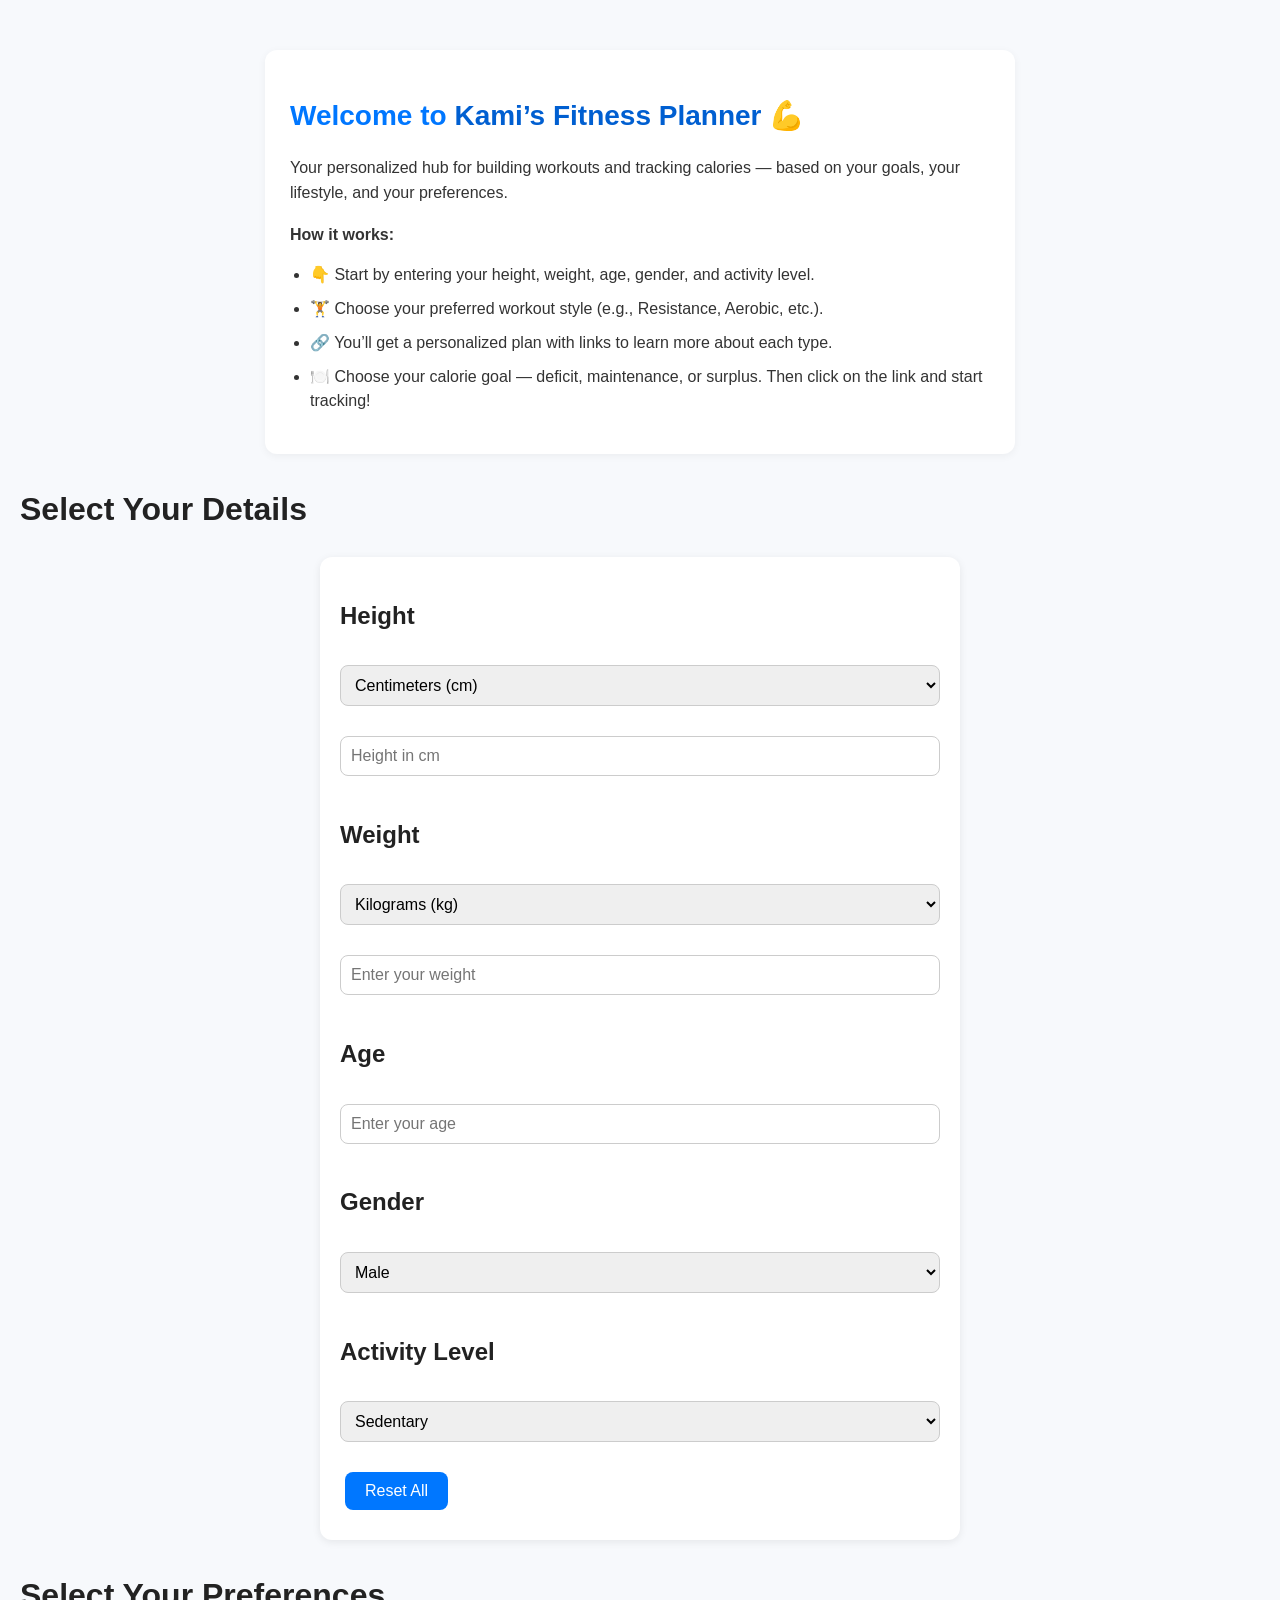
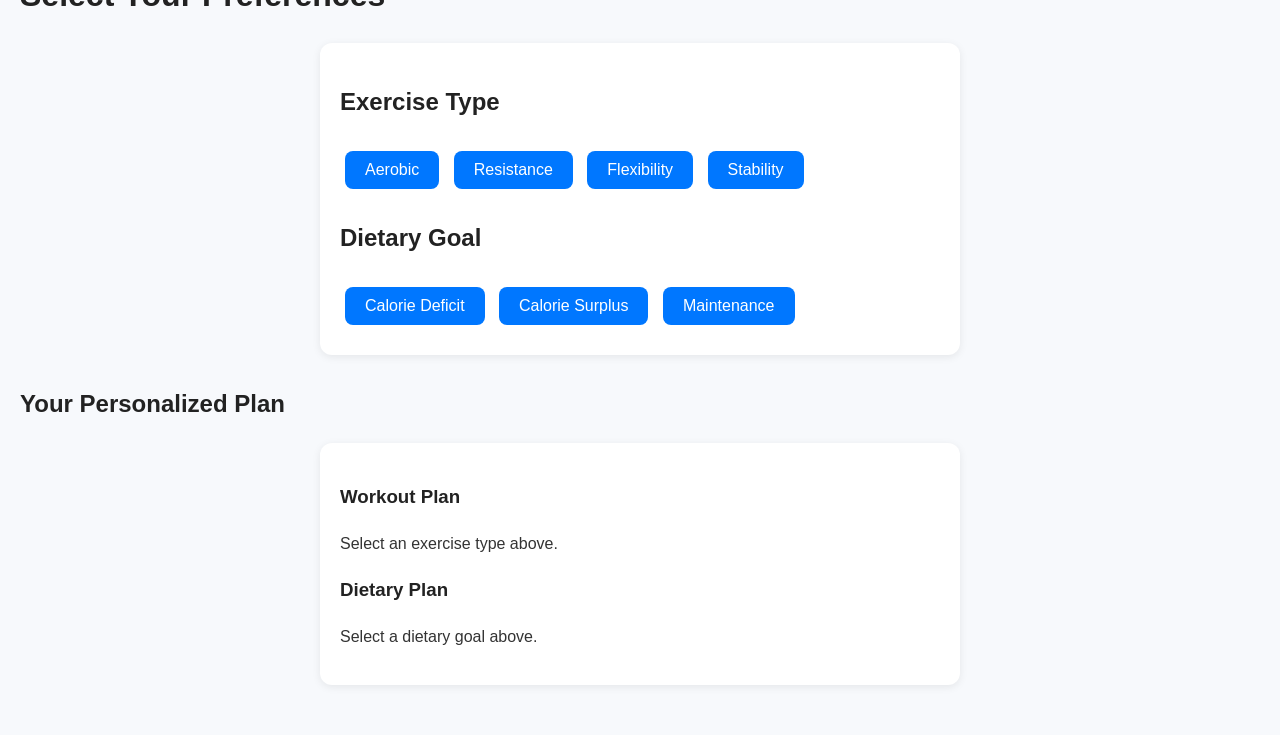
<file: index.html>
<!DOCTYPE html>
<html lang="en">
<head>
  <meta charset="UTF-8">
  <!-- Hosts like Vercel serve index.html at the site root; send visitors to the main page. -->
  <meta http-equiv="refresh" content="0; url=n2.html">
  <title>Kami’s Fitness Planner</title>
</head>
<body>
  <p>Redirecting to <a href="n2.html">Kami’s Fitness Planner</a>…</p>
</body>
</html>
</file>
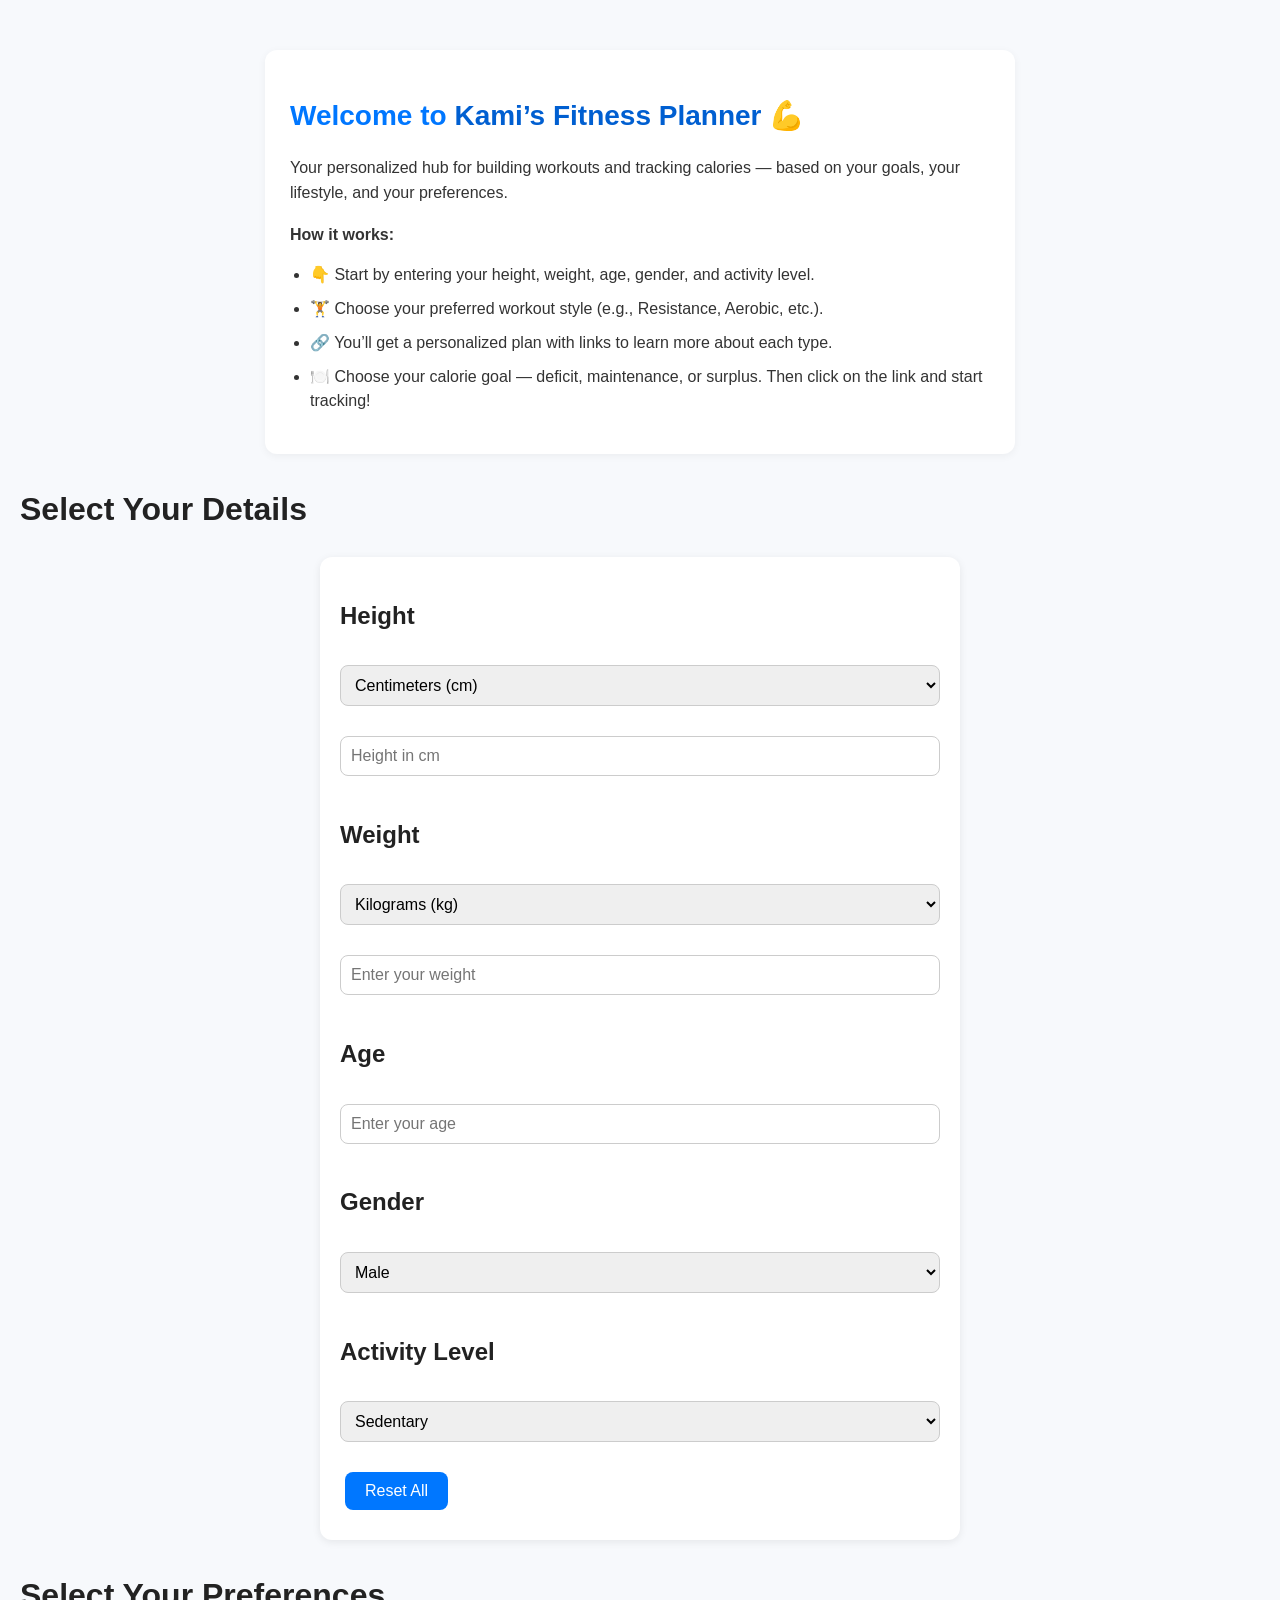
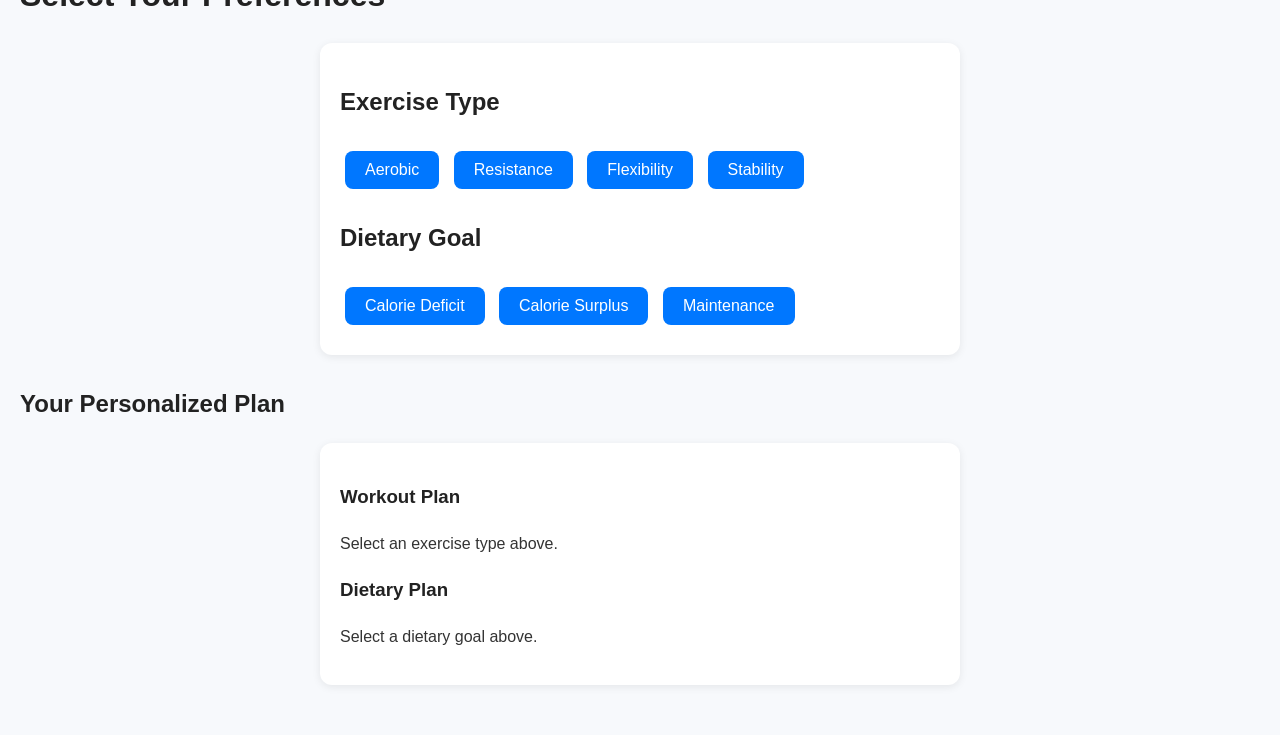
<file: n2.html>
<!DOCTYPE html>
<html>
<head>
  <meta charset="UTF-8">
  <title>Gym Workout and Diet Personalization</title>
  <link rel="stylesheet" href="styles.css">
</head>
<body>
  <header id="hero">
    <h1>Welcome to <span class="brand">Kami’s Fitness Planner</span> 💪</h1>
    <p>Your personalized hub for building workouts and tracking calories — based on your goals, your lifestyle, and your preferences.</p>
    <p><strong>How it works:</strong></p>
    <ul>
      <li>👇 Start by entering your height, weight, age, gender, and activity level.</li>
      <li>🏋️ Choose your preferred workout style (e.g., Resistance, Aerobic, etc.).</li>
      <li>🔗 You’ll get a personalized plan with links to learn more about each type.</li>
      <li>🍽️ Choose your calorie goal — deficit, maintenance, or surplus. Then click on the link and start tracking!</li>
    </ul>
  </header>
  
  <h1>Select Your Details</h1>
  <div id="details">
    <h2>Height</h2>
    <select id="height-unit">
      <option value="cm">Centimeters (cm)</option>
      <option value="ftin">Feet + Inches</option>
    </select>
    <input type="number" id="height" placeholder="Height in cm">

    <div id="height-ftin-fields" style="display: none;">
      <input type="number" id="height-feet" placeholder="Feet">
      <input type="number" id="height-inches" placeholder="Inches">
    </div>

    <h2>Weight</h2>
    <select id="weight-unit">
      <option value="kg">Kilograms (kg)</option>
      <option value="lbs">Pounds (lbs)</option>
    </select>
    <input type="number" id="weight" placeholder="Enter your weight">

  
    <h2>Age</h2>
    <input type="number" id="age" placeholder="Enter your age">
  
    <h2>Gender</h2>
    <select id="gender">
      <option value="male">Male</option>
      <option value="female">Female</option>
    </select>
  
    <h2>Activity Level</h2>
    <select id="activity">
      <option value="sedentary">Sedentary</option>
      <option value="light">Lightly Active</option>
      <option value="moderate">Moderately Active</option>
      <option value="active">Very Active</option>
      <option value="extra">Extra Active</option>
    </select>

    <button onclick="resetInputs()">Reset All</button>

  </div>
  

  <h1>Select Your Preferences</h1>
  <div id="preferences">                            
    <h2>Exercise Type</h2>
    <button onclick="selectPreference('exercise', 'Aerobic')">Aerobic</button>
    <button onclick="selectPreference('exercise', 'Resistance')">Resistance</button>
    <button onclick="selectPreference('exercise', 'Flexibility')">Flexibility</button>
    <button onclick="selectPreference('exercise', 'Stability')">Stability</button>
    
    <h2>Dietary Goal</h2>
    <button onclick="selectPreference('diet', 'Calorie_deficit')">Calorie Deficit</button>
    <button onclick="selectPreference('diet', 'Calorie_surplus')">Calorie Surplus</button>
    <button onclick="selectPreference('diet', 'Calorie_maintenance')">Maintenance</button>
  </div>
  
  <h2>Your Personalized Plan</h2>
  <div id="recommendation">
    <h3>Workout Plan</h3>
    <p id="exercise-plan">Select an exercise type above.</p>
    <p id="training-days" class="training-days" hidden></p>
    
    <h3>Dietary Plan</h3>
    <p id="diet-plan">Select a dietary goal above.</p>
  </div>
  
  <script src="script.js"></script>
</body>


</html>
</file>
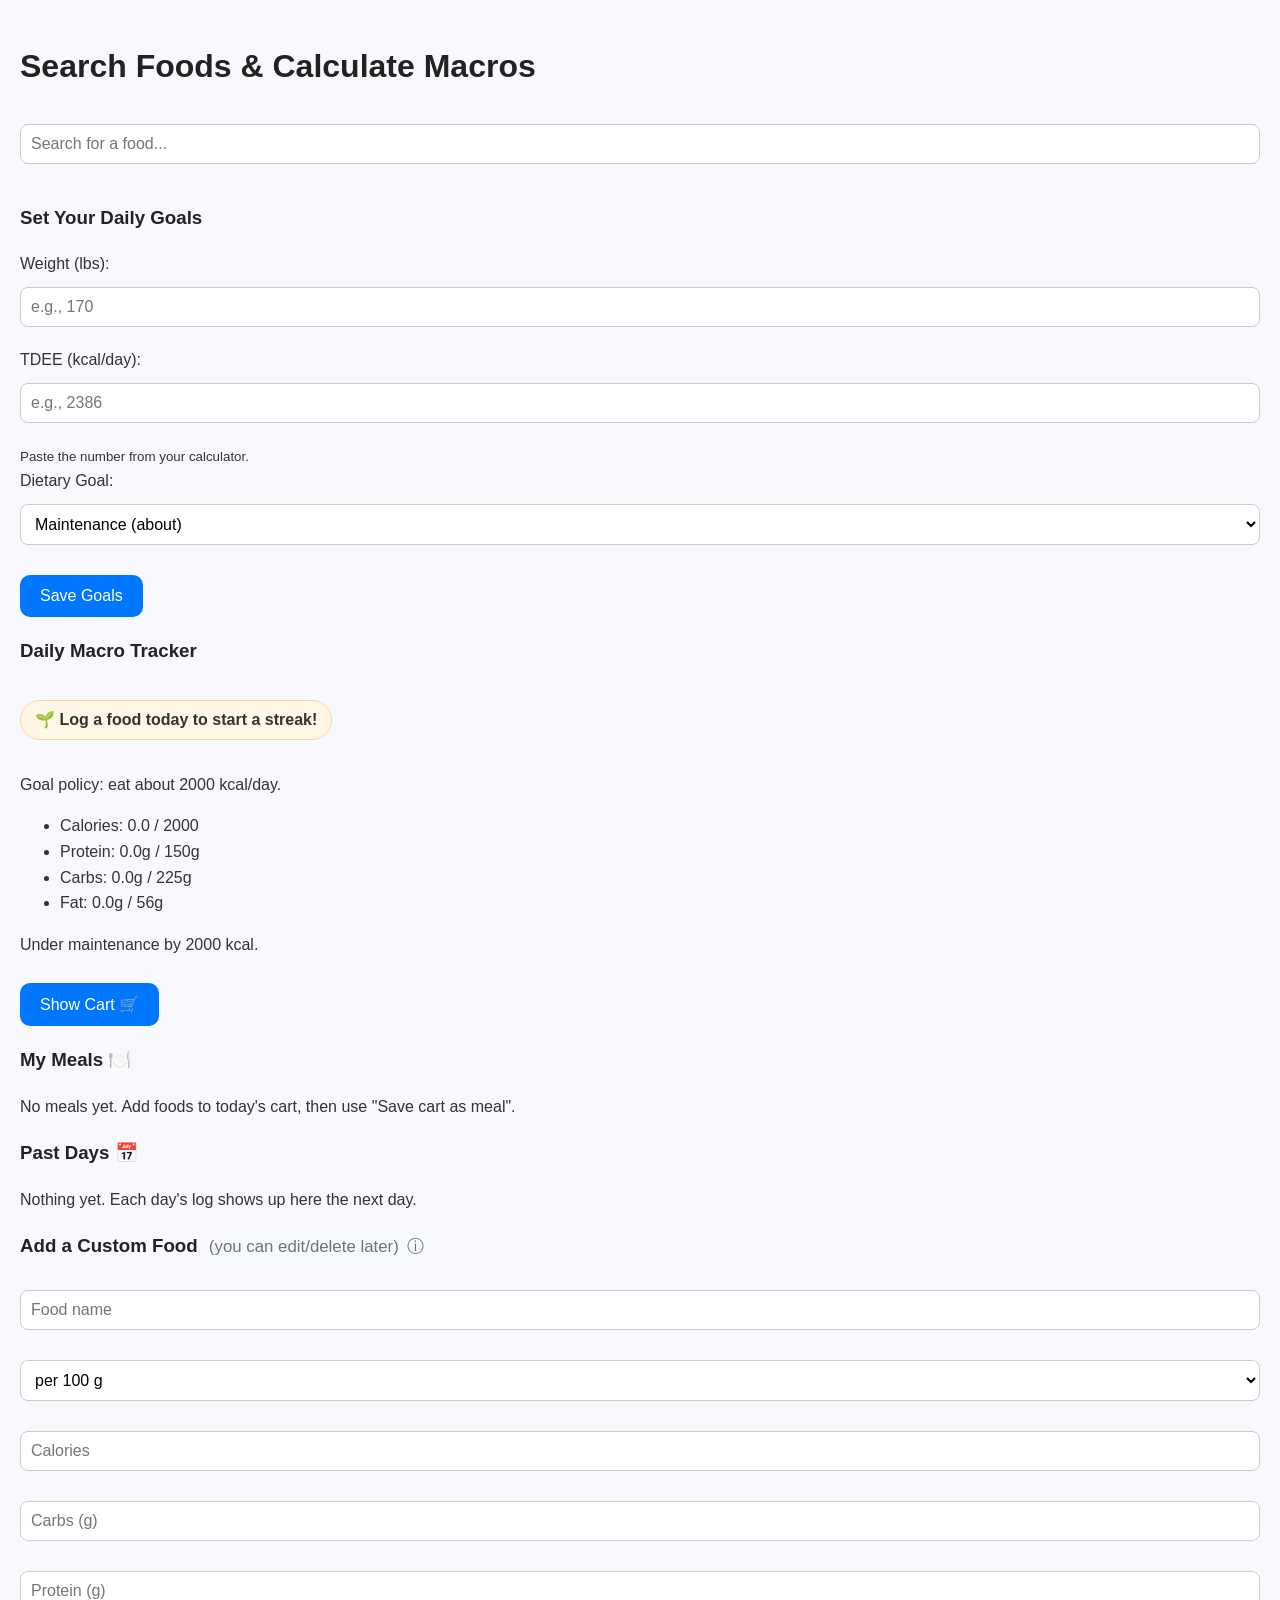
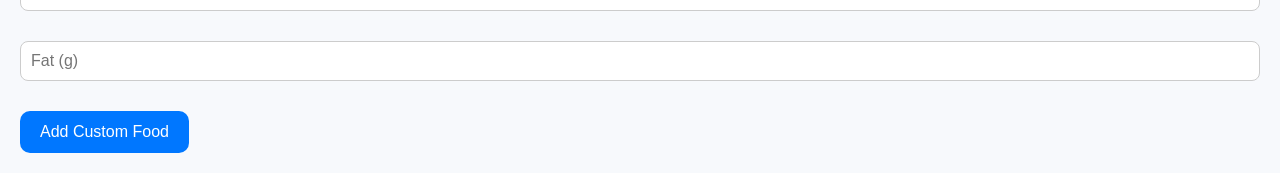
<file: DIetary website/FoodDB.html>
<!DOCTYPE html>
<html lang="en">
<head>
  <meta charset="UTF-8" />
  <meta name="viewport" content="width=device-width, initial-scale=1.0" />
  <title>Food Search & Macro Calculator</title>
  <link rel="stylesheet" href="styles.css" />
  <script src="foods.js"></script>
  <script defer src="script.js"></script>

  <style>
    .hint {
      font-weight: normal;
      font-size: 0.9em;
      color: #6b7280;           /* subtle gray */
      margin-left: 6px;
      white-space: nowrap;
    }
    .hint .icon {
      margin-left: 4px;
      cursor: help;
    }
  </style>
</head>
<body>
  <h1>Search Foods & Calculate Macros</h1>

  <!-- Search Input & Results -->
  <input type="text" id="search-box" placeholder="Search for a food..." />
  <ul id="search-results"></ul>

  <!-- Favourites & recent foods (filled in by script.js) -->
  <div id="quick-picks" hidden></div>

  <!-- Selected Food Details -->
  <div id="food-details" class="food-card" style="display: none;">
    <h2 id="food-name"></h2>
    <button id="favorite-btn" type="button" class="star-btn" aria-pressed="false">☆ Add to favourites</button>
    <p id="food-brand"></p>
    <ul id="macro-values"></ul>

    <div class="macro-section">
      <label for="amount">Serving Amount:</label>
      <input type="number" id="amount" value="1" min="1" />

      <label for="serving-select">Serving Unit:</label>
      <select id="serving-select"></select>
    </div>

    <div class="button-group">
      <button id="add-selected-food" type="button">Add to Tracker</button>
      <button id="calculate-btn"      type="button">Calculate Macros</button>
    </div>

    <ul id="calculated-macros"></ul>
  </div>

  <!-- Goal Settings -->
  <section id="goal-settings">
    <h3>Set Your Daily Goals</h3>
    <div class="goal-row">
      <label for="goal-weight-lbs">Weight (lbs):</label>
      <input type="number" id="goal-weight-lbs" min="1" step="1" placeholder="e.g., 170" />
    </div>
    <div class="goal-row">
      <label for="goal-tdee">TDEE (kcal/day):</label>
      <input type="number" id="goal-tdee" min="800" step="1" placeholder="e.g., 2386" />
      <small id="goal-tdee-hint">Paste the number from your calculator.</small>
    </div>
    <div class="goal-row">
      <label for="goal-mode">Dietary Goal:</label>
      <select id="goal-mode">
        <option value="deficit">Calorie Deficit (at most)</option>
        <option value="maintenance">Maintenance (about)</option>
        <option value="surplus">Calorie Surplus (at least)</option>
      </select>
    </div>
    <button id="save-goals" type="button">Save Goals</button>
  </section>

  <!-- Daily Macro Tracker -->
  <section id="daily-tracker">
    <h3>Daily Macro Tracker</h3>
    <p id="streak-line" class="streak"></p>
    <p id="calorie-policy" class="muted"></p>
    <ul id="tracker-macros">
      <li id="tracker-calories">Calories: 0 / <span id="goal-calories"></span></li>
      <li id="tracker-protein">Protein: 0g / <span id="goal-protein"></span>g</li>
      <li id="tracker-carbs">Carbs: 0g / <span id="goal-carbs"></span>g</li>
      <li id="tracker-fat">Fat: 0g / <span id="goal-fat"></span>g</li>
    </ul>
    <p id="calorie-status" class="status-line"></p>
  </section>

  <!-- Cart Toggle Button -->
  <button id="toggle-cart-btn" type="button">
    <span id="cart-btn-label">Show Cart 🛒</span>
    <span id="cart-count" class="cart-badge" hidden>0</span>
  </button>

  <!-- Cart History & Reset (initially hidden) -->
  <section id="cart-history" style="display: none;">
    <h3>Today's Cart</h3>
    <ul id="cart-history-list"></ul>
    <button id="reset-cart" type="button">Reset Today's Cart</button>

    <div class="meal-save">
      <input type="text" id="meal-name" placeholder="Meal name, e.g. Usual breakfast" maxlength="40" />
      <button id="save-meal-btn" type="button">Save cart as meal</button>
      <small id="meal-msg" class="muted"></small>
    </div>
  </section>

  <!-- Saved meals: log several foods in one click -->
  <section id="meals-section">
    <h3>My Meals 🍽️</h3>
    <p id="meals-empty" class="muted">No meals yet. Add foods to today's cart, then use "Save cart as meal".</p>
    <ul id="meals-list"></ul>
  </section>

  <!-- Past days (kept in localStorage, newest first) -->
  <section id="history-section">
    <h3>Past Days 📅</h3>
    <p id="history-empty" class="muted">Nothing yet. Each day's log shows up here the next day.</p>
    <div id="history-list"></div>
  </section>

  <!-- Custom Food Form -->
  <section id="custom-food-section">
    <h3>
      Add a Custom Food
      <span class="hint">
        (you can edit/delete later)
        <span class="icon" title="After you add a custom food, find it via search and click the Edit button next to it to update or delete.">ⓘ</span>
      </span>
    </h3>
    <form id="custom-food-form">
      <input type="text"     id="cf-name"     placeholder="Food name" required />
      <select               id="cf-unit">
        <option value="100g">per 100 g</option>
        <option value="tbsp">per tbsp</option>
        <option value="oz">per oz</option>
      </select>
      <input type="number"   id="cf-cal"      placeholder="Calories" required />
      <input type="number"   id="cf-carb"     placeholder="Carbs (g)" required />
      <input type="number"   id="cf-protein"  placeholder="Protein (g)" required />
      <input type="number"   id="cf-fat"      placeholder="Fat (g)" required />
      <button type="submit">Add Custom Food</button>
    </form>
  </section>

  <!-- Edit Custom Food (already wired in JS) -->
  <section id="edit-custom-section" style="display: none;">
    <h3>Edit Custom Food</h3>
    <form id="edit-custom-form">
      <input type="hidden" id="ef-id" />
      <div class="form-row">
        <label for="ef-name">Food name</label>
        <input type="text" id="ef-name" placeholder="Food name" required />
      </div>
      <div class="form-row">
        <label for="ef-unit">Base unit</label>
        <select id="ef-unit">
          <option value="100g">per 100 g</option>
          <option value="tbsp">per tbsp</option>
          <option value="oz">per oz</option>
        </select>
      </div>
      <div class="form-row">
        <label for="ef-cal">Calories</label>
        <input type="number" id="ef-cal" placeholder="Calories" required />
      </div>
      <div class="form-row">
        <label for="ef-carb">Carbs (g)</label>
        <input type="number" id="ef-carb" placeholder="Carbs (g)" required />
      </div>
      <div class="form-row">
        <label for="ef-protein">Protein (g)</label>
        <input type="number" id="ef-protein" placeholder="Protein (g)" required />
      </div>
      <div class="form-row">
        <label for="ef-fat">Fat (g)</label>
        <input type="number" id="ef-fat" placeholder="Fat (g)" required />
      </div>
      <div class="button-group">
        <button type="submit" id="save-custom-changes">Save Changes</button>
        <button type="button" id="delete-custom-food">Delete</button>
        <button type="button" id="cancel-edit">Cancel</button>
      </div>
    </form>
  </section>
</body>
</html>
</file>
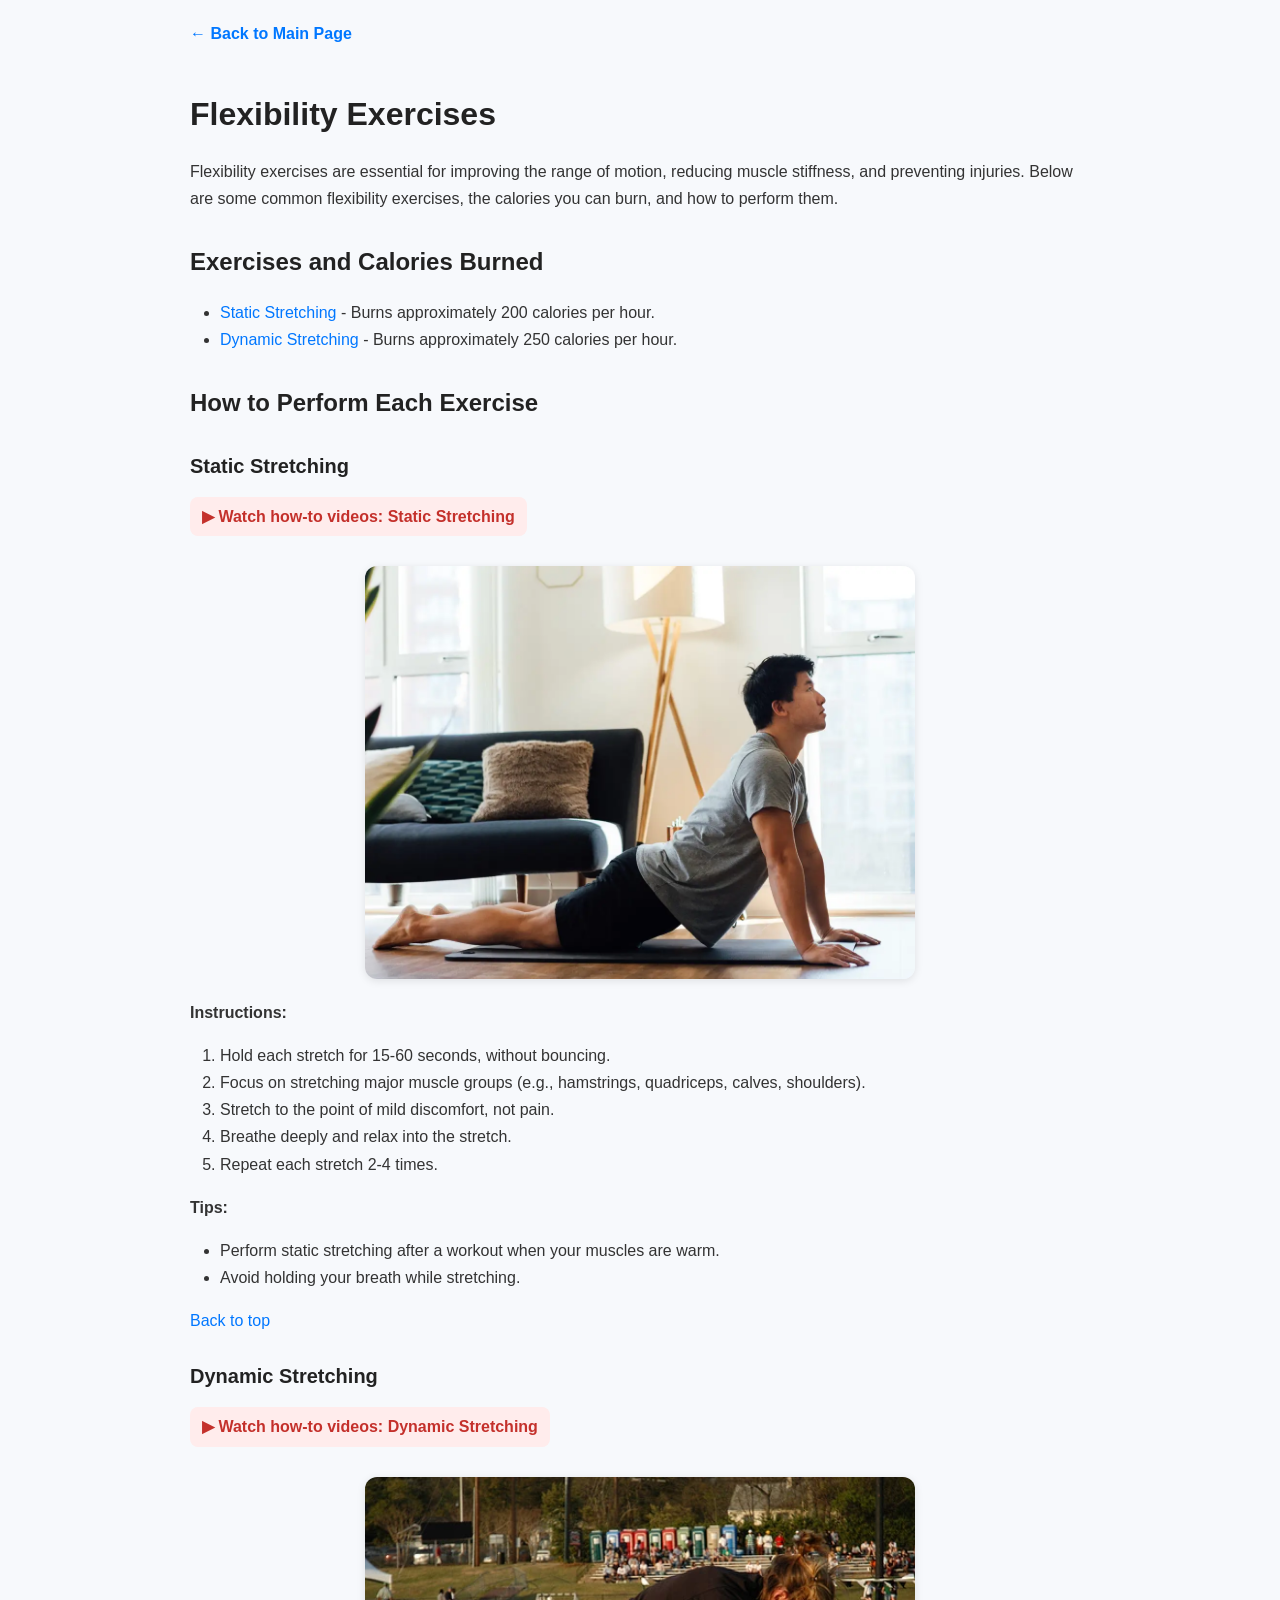
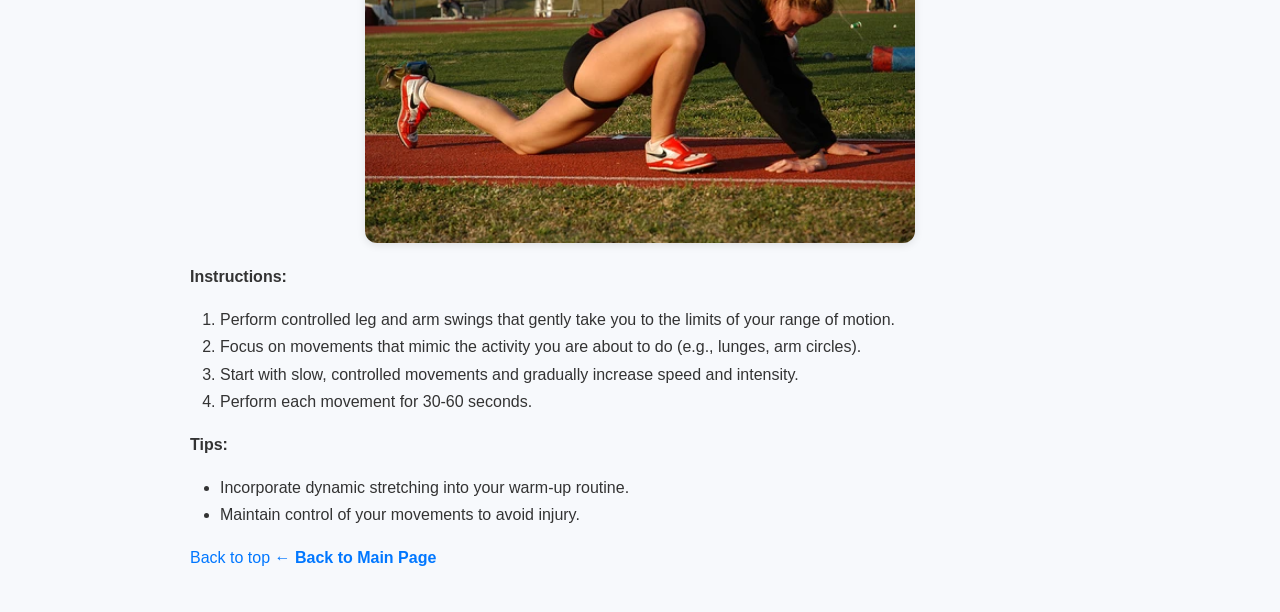
<file: Flexibilty website/Flexibilty.html>
<!DOCTYPE html>
<html lang="en">
<head>
    <meta charset="UTF-8">
    <meta name="viewport" content="width=device-width, initial-scale=1.0">
    <title>Flexibility Exercises</title>
    <link rel="stylesheet" href="styles.css">
</head>
<body>
    <a href="../n2.html" class="back-link">← Back to Main Page</a>
    <h1>Flexibility Exercises</h1>
    <p>Flexibility exercises are essential for improving the range of motion, reducing muscle stiffness, and preventing injuries. Below are some common flexibility exercises, the calories you can burn, and how to perform them.</p>

    <h2>Exercises and Calories Burned</h2>
    <ul>
        <li><a href="#static_stretching">Static Stretching</a> - Burns approximately 200 calories per hour.</li>
        <li><a href="#dynamic_stretching">Dynamic Stretching</a> - Burns approximately 250 calories per hour.</li>
    </ul>

    <h2>How to Perform Each Exercise</h2>

    <h3 id="static_stretching">Static Stretching</h3>
    <a class="video-link" href="https://www.youtube.com/results?search_query=static+stretching+routine+for+beginners" target="_blank" rel="noopener">▶ Watch how-to videos: Static Stretching</a>
    <img src="607f1efa74da0300181e2c80.webp" alt="Static Stretching" width="395" height="266">
    <p>
        <strong>Instructions:</strong>
        <ol>
            <li>Hold each stretch for 15-60 seconds, without bouncing.</li>
            <li>Focus on stretching major muscle groups (e.g., hamstrings, quadriceps, calves, shoulders).</li>
            <li>Stretch to the point of mild discomfort, not pain.</li>
            <li>Breathe deeply and relax into the stretch.</li>
            <li>Repeat each stretch 2-4 times.</li>
        </ol>
        <strong>Tips:</strong>
        <ul>
            <li>Perform static stretching after a workout when your muscles are warm.</li>
            <li>Avoid holding your breath while stretching.</li>
        </ul>
    </p>
    <a href="#top">Back to top</a>

    <h3 id="dynamic_stretching">Dynamic Stretching</h3>
    <a class="video-link" href="https://www.youtube.com/results?search_query=dynamic+stretching+warm+up+routine" target="_blank" rel="noopener">▶ Watch how-to videos: Dynamic Stretching</a>
    <img src="Dyn_stretch.webp" alt="Dynamic Stretching" width="395" height="246">
    <p>
        <strong>Instructions:</strong>
        <ol>
            <li>Perform controlled leg and arm swings that gently take you to the limits of your range of motion.</li>
            <li>Focus on movements that mimic the activity you are about to do (e.g., lunges, arm circles).</li>
            <li>Start with slow, controlled movements and gradually increase speed and intensity.</li>
            <li>Perform each movement for 30-60 seconds.</li>
        </ol>
        <strong>Tips:</strong>
        <ul>
            <li>Incorporate dynamic stretching into your warm-up routine.</li>
            <li>Maintain control of your movements to avoid injury.</li>
        </ul>
    </p>
    <a href="#top">Back to top</a>

    <a href="../n2.html" class="back-link">← Back to Main Page</a>

</body>
</html>
</file>
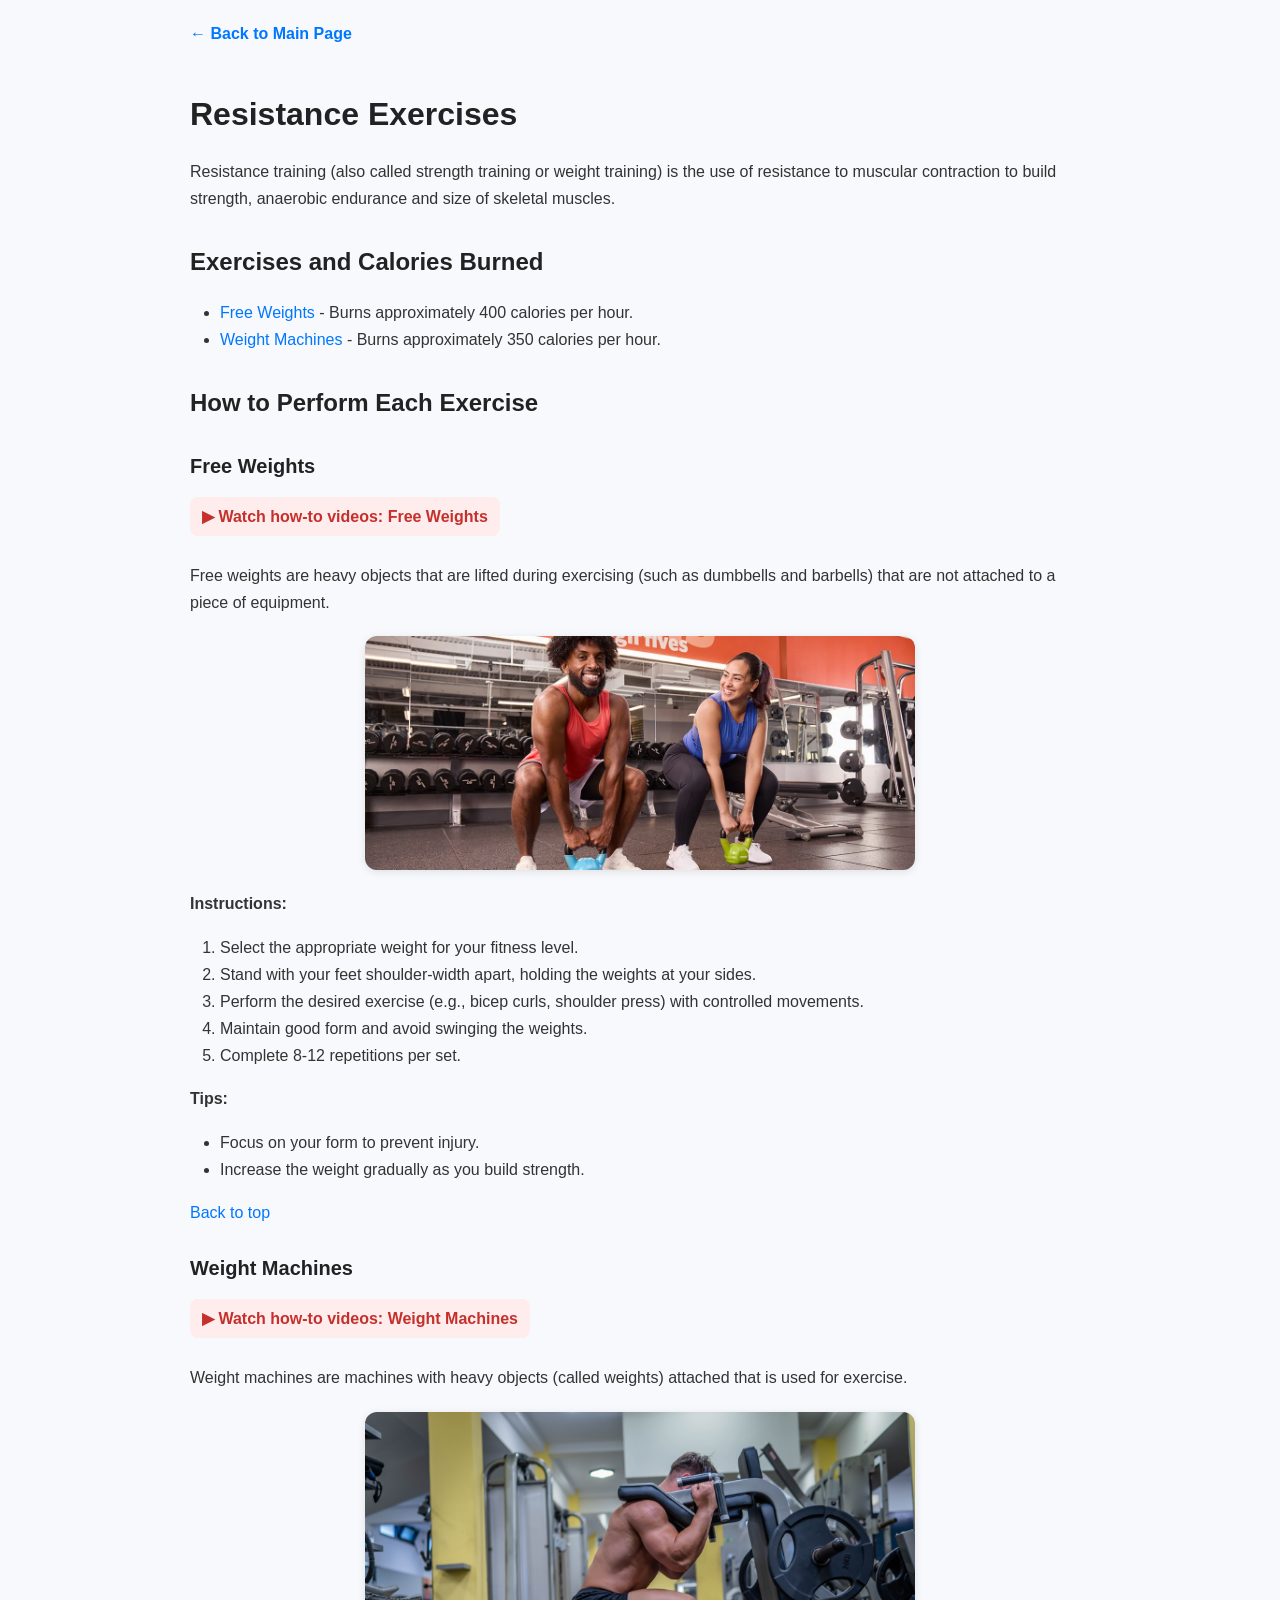
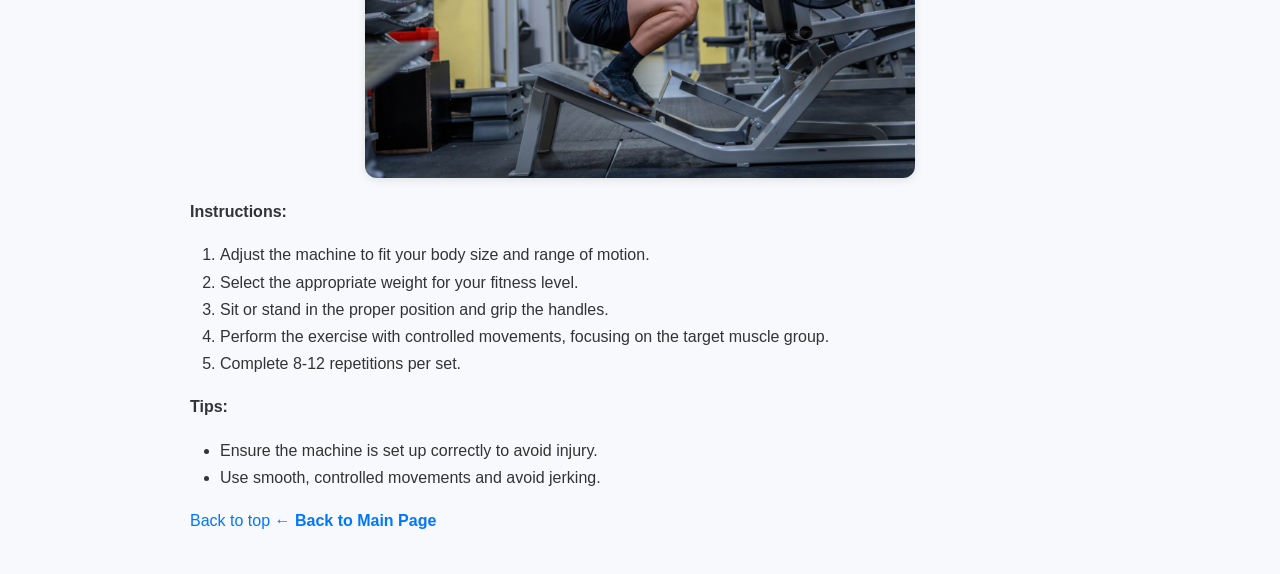
<file: Resistance website/Resistance.html>
<!DOCTYPE html>
<html lang="en">
<head>
    <meta charset="UTF-8">
    <meta name="viewport" content="width=device-width, initial-scale=1.0">
    <title>Resistance Exercises</title>
    <link rel="stylesheet" href="styles.css">
</head>
<body>
    <a href="../n2.html" class="back-link">← Back to Main Page</a>
    <h1>Resistance Exercises</h1>
    <p>Resistance training (also called strength training or weight training) is the use of resistance to muscular contraction to build strength, anaerobic endurance and size of skeletal muscles.</p>

    
    <h2>Exercises and Calories Burned</h2>
    <ul>
        <li><a href="#free_weights">Free Weights</a> - Burns approximately 400 calories per hour.</li>
        <li><a href="#weight_machines">Weight Machines</a> - Burns approximately 350 calories per hour.</li>
    </ul>

    <h2>How to Perform Each Exercise</h2>

    <h3 id="free_weights">Free Weights</h3>
    <a class="video-link" href="https://www.youtube.com/results?search_query=free+weights+workout+for+beginners+proper+form" target="_blank" rel="noopener">▶ Watch how-to videos: Free Weights</a>
    <p>Free weights are heavy objects that are lifted during exercising (such as dumbbells and barbells) that are not attached to a piece of equipment.</p>
    <img src="Free-Weights-VS-Machines.webp" alt="Free Weights" width="475" height="246">

    <p>
        <strong>Instructions:</strong>
        <ol>
            <li>Select the appropriate weight for your fitness level.</li>
            <li>Stand with your feet shoulder-width apart, holding the weights at your sides.</li>
            <li>Perform the desired exercise (e.g., bicep curls, shoulder press) with controlled movements.</li>
            <li>Maintain good form and avoid swinging the weights.</li>
            <li>Complete 8-12 repetitions per set.</li>
        </ol>
        <strong>Tips:</strong>
        <ul>
            <li>Focus on your form to prevent injury.</li>
            <li>Increase the weight gradually as you build strength.</li>
        </ul>
    </p>
    <a href="#top">Back to top</a>

    <h3 id="weight_machines">Weight Machines</h3>
    <a class="video-link" href="https://www.youtube.com/results?search_query=how+to+use+gym+weight+machines+for+beginners" target="_blank" rel="noopener">▶ Watch how-to videos: Weight Machines</a>
    <p>Weight machines are machines with heavy objects (called weights) attached that is used for exercise.</p>
    
    <img src="man-doing-quadriceps-exercise-on-hack-squat-machine-royalty-free-image-1681160565.jpg" alt="Weight Machines" width="395" height="246">
    <p>
        <strong>Instructions:</strong>
        <ol>
            <li>Adjust the machine to fit your body size and range of motion.</li>
            <li>Select the appropriate weight for your fitness level.</li>
            <li>Sit or stand in the proper position and grip the handles.</li>
            <li>Perform the exercise with controlled movements, focusing on the target muscle group.</li>
            <li>Complete 8-12 repetitions per set.</li>
        </ol>
        <strong>Tips:</strong>
        <ul>
            <li>Ensure the machine is set up correctly to avoid injury.</li>
            <li>Use smooth, controlled movements and avoid jerking.</li>
        </ul>
    </p>
    <a href="#top">Back to top</a>

    <a href="../n2.html" class="back-link">← Back to Main Page</a>

</body>
</html>
</file>
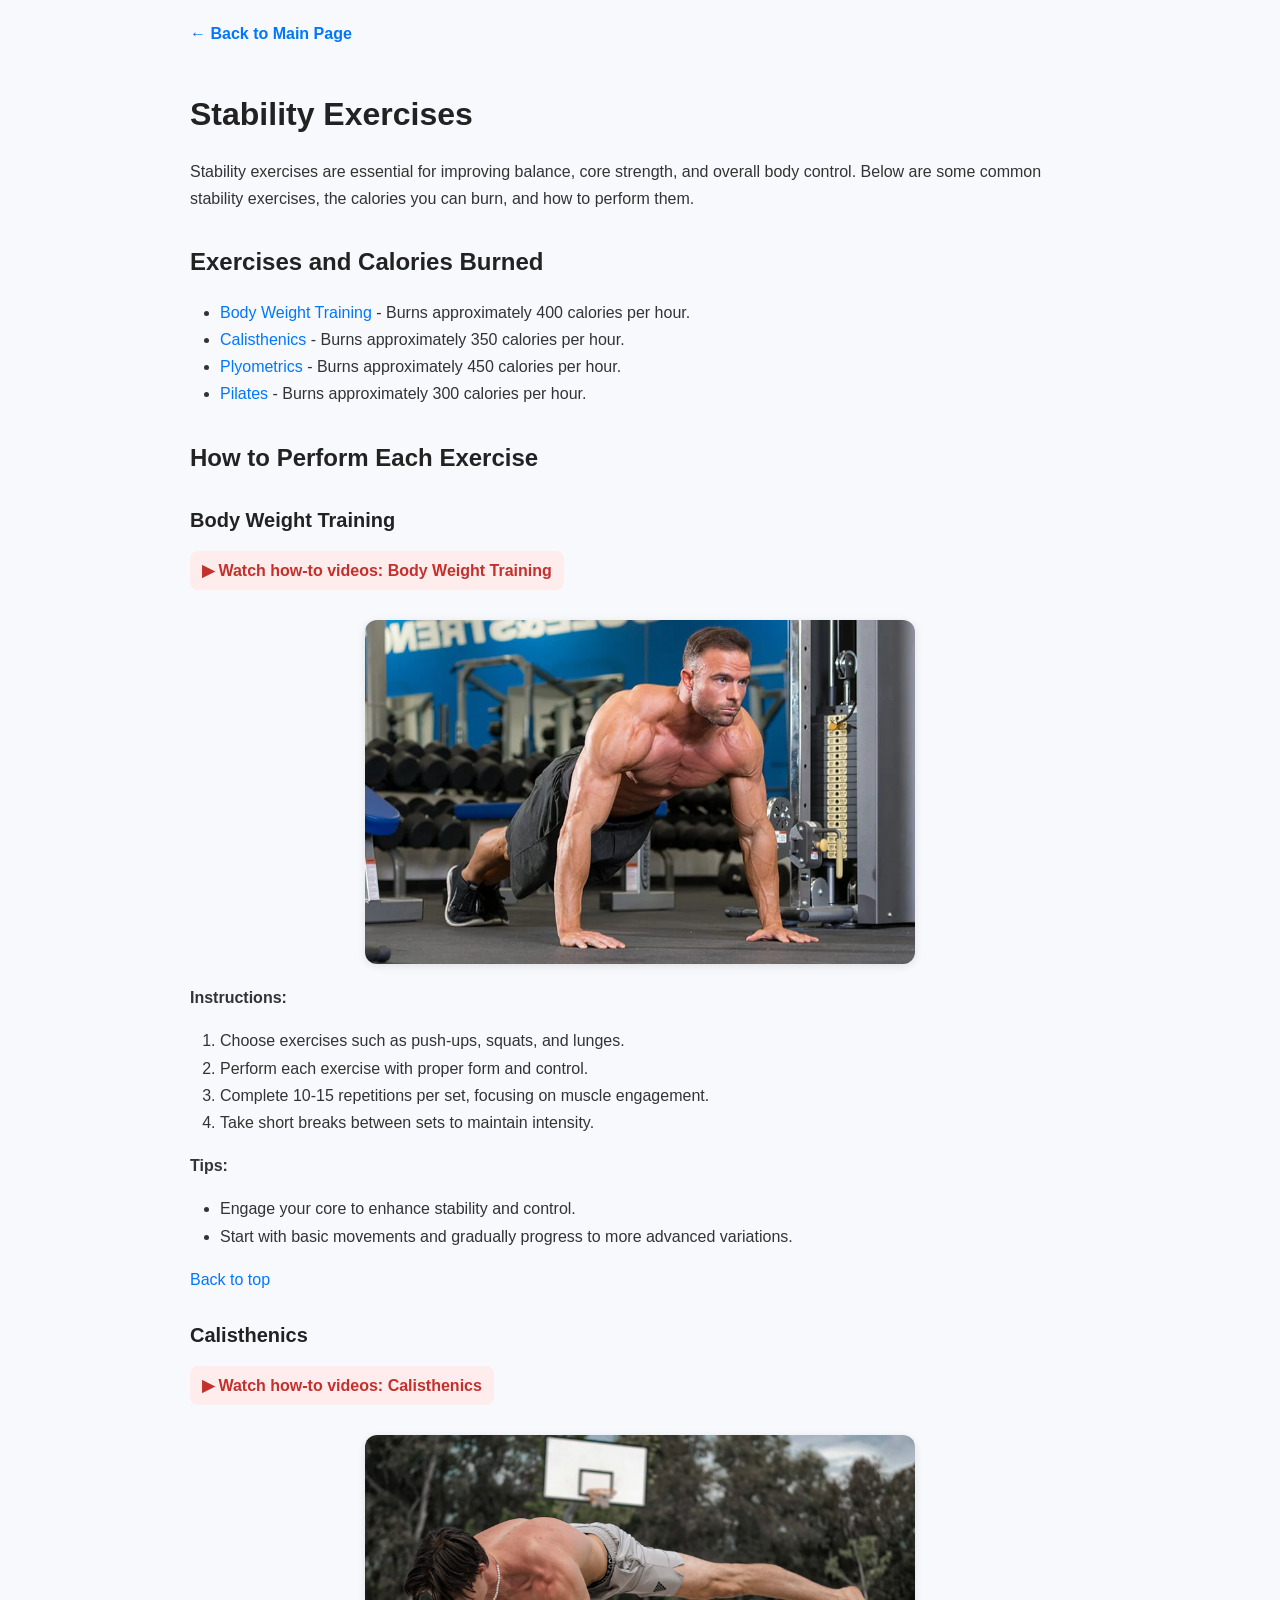
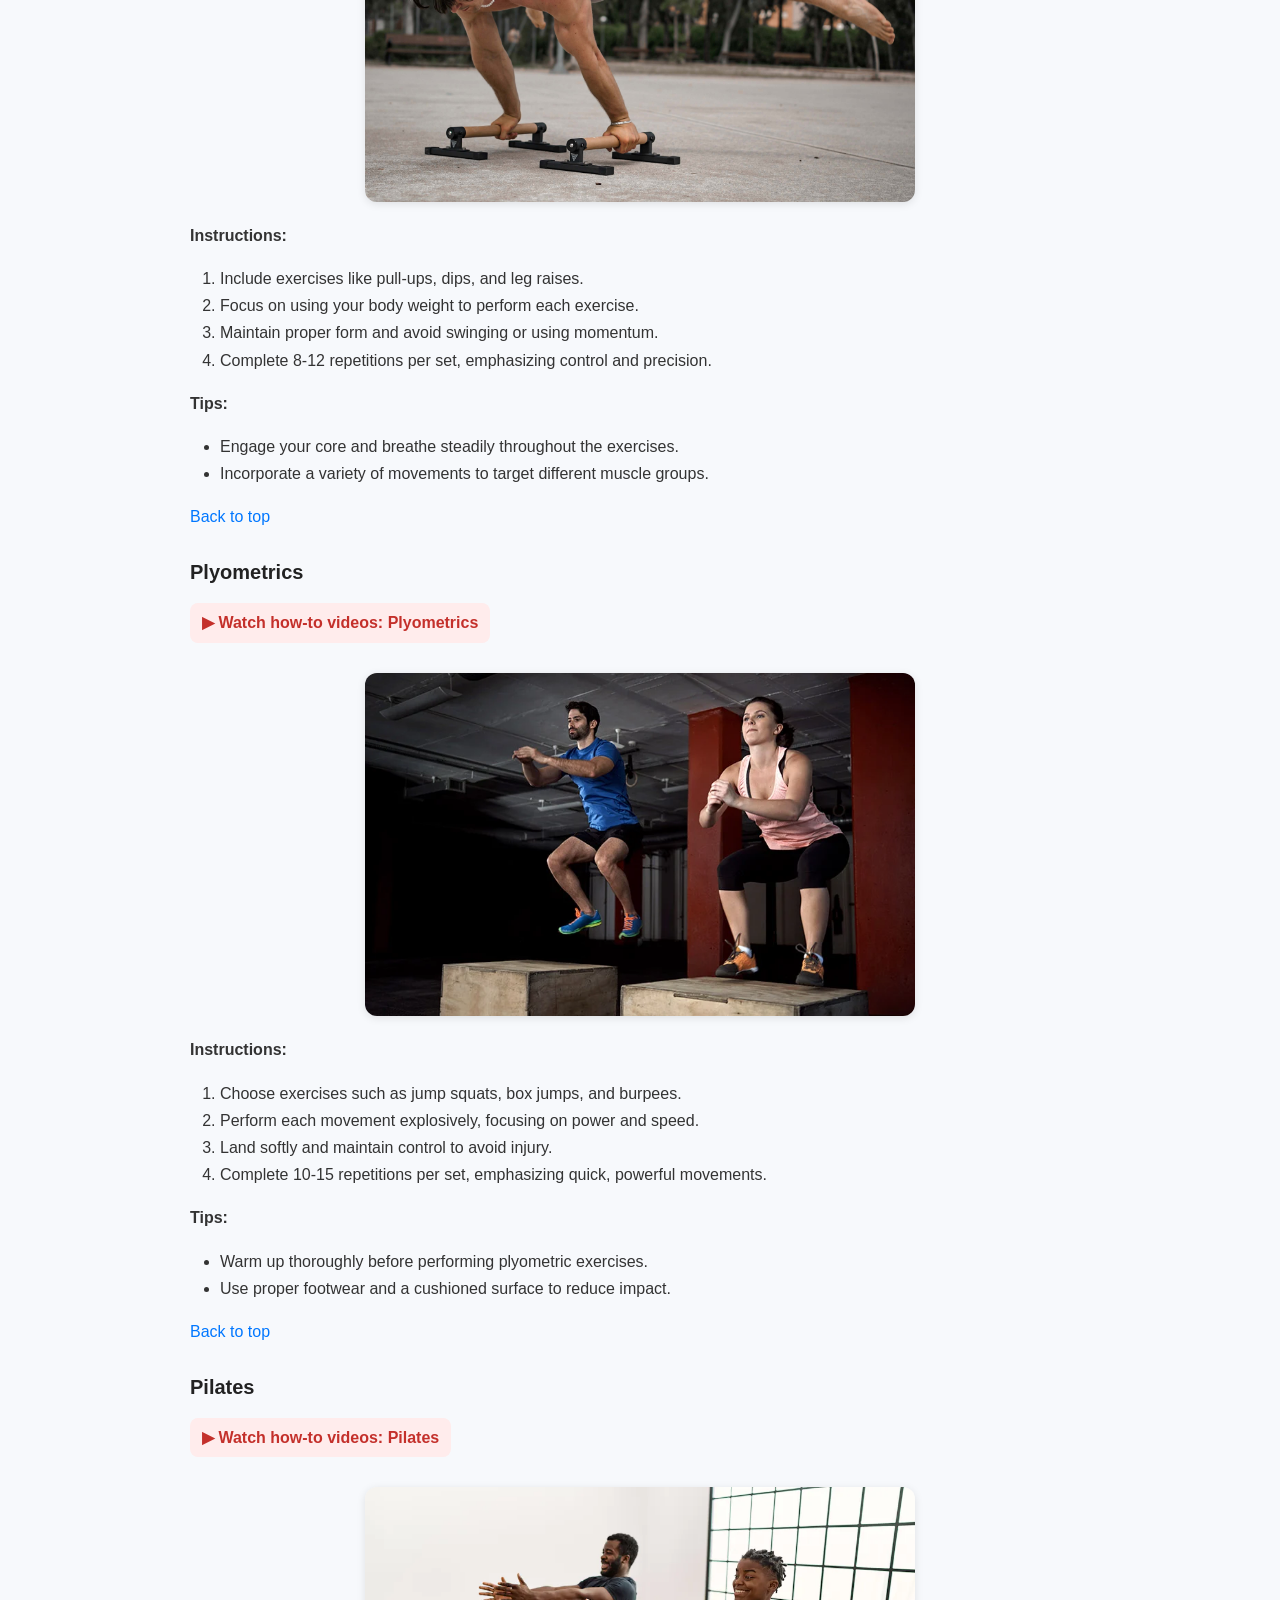
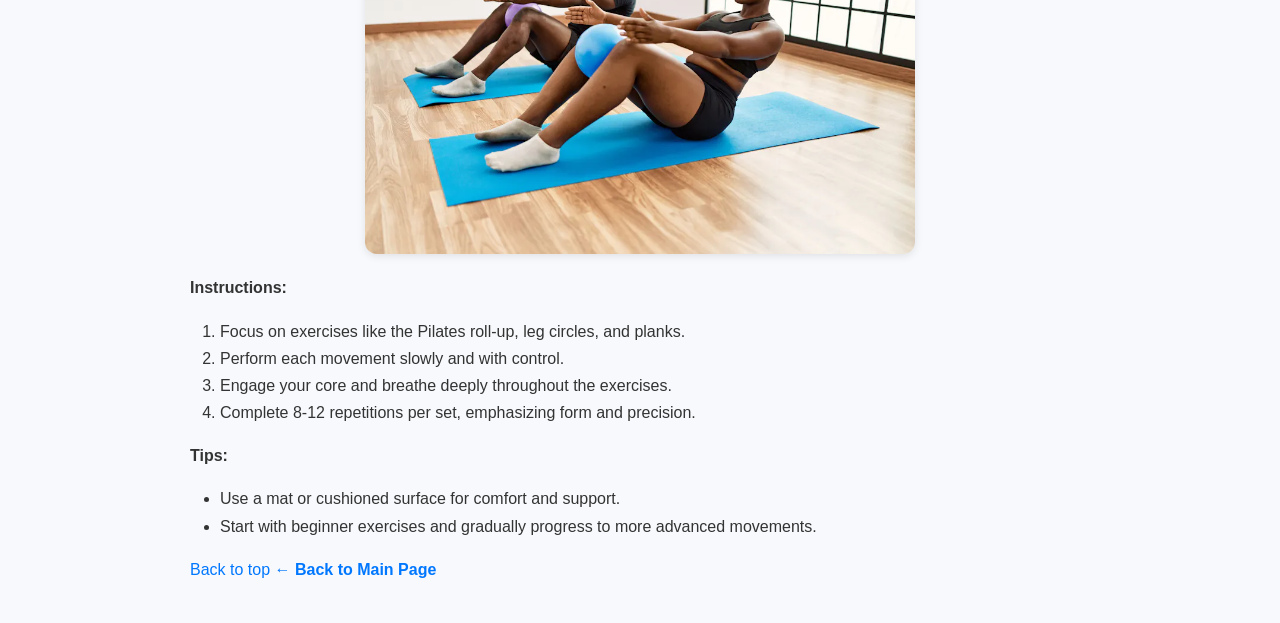
<file: Stability website/Stability.html>
<!DOCTYPE html>
<html lang="en">
<head>
    <meta charset="UTF-8">
    <meta name="viewport" content="width=device-width, initial-scale=1.0">
    <title>Stability Exercises</title>
    <link rel="stylesheet" href="styles.css">
</head>
<body>
    <a href="../n2.html" class="back-link">← Back to Main Page</a>
    <h1>Stability Exercises</h1>
    <p>Stability exercises are essential for improving balance, core strength, and overall body control. Below are some common stability exercises, the calories you can burn, and how to perform them.</p>

    <h2>Exercises and Calories Burned</h2>
    <ul>
        <li><a href="#body_weight">Body Weight Training</a> - Burns approximately 400 calories per hour.</li>
        <li><a href="#calisthenics">Calisthenics</a> - Burns approximately 350 calories per hour.</li>
        <li><a href="#plyometrics">Plyometrics</a> - Burns approximately 450 calories per hour.</li>
        <li><a href="#pilates">Pilates</a> - Burns approximately 300 calories per hour.</li>
    </ul>

    <h2>How to Perform Each Exercise</h2>

    <h3 id="body_weight">Body Weight Training</h3>
    <a class="video-link" href="https://www.youtube.com/results?search_query=bodyweight+workout+for+beginners" target="_blank" rel="noopener">▶ Watch how-to videos: Body Weight Training</a>
    <img src="3-day-bodyweight-feature.webp" alt="Body Weight Training" width="395" height="246">
    <p>   
    <strong>Instructions:</strong>
        <ol>
            <li>Choose exercises such as push-ups, squats, and lunges.</li>
            <li>Perform each exercise with proper form and control.</li>
            <li>Complete 10-15 repetitions per set, focusing on muscle engagement.</li>
            <li>Take short breaks between sets to maintain intensity.</li>
        </ol>
        <strong>Tips:</strong>
        <ul>
            <li>Engage your core to enhance stability and control.</li>
            <li>Start with basic movements and gradually progress to more advanced variations.</li>
        </ul>
    </p>
    <a href="#top">Back to top</a>

    <h3 id="calisthenics">Calisthenics</h3>
    <a class="video-link" href="https://www.youtube.com/results?search_query=calisthenics+for+beginners" target="_blank" rel="noopener">▶ Watch how-to videos: Calisthenics</a>
    <img src="strong-calisthenics-athlete-is-doing-a-straddle-planche-on-gornation-parallettes.jpg" alt="Calisthenics" width="395" height="246">
    <p>
        <strong>Instructions:</strong>
        <ol>
            <li>Include exercises like pull-ups, dips, and leg raises.</li>
            <li>Focus on using your body weight to perform each exercise.</li>
            <li>Maintain proper form and avoid swinging or using momentum.</li>
            <li>Complete 8-12 repetitions per set, emphasizing control and precision.</li>
        </ol>
        <strong>Tips:</strong>
        <ul>
            <li>Engage your core and breathe steadily throughout the exercises.</li>
            <li>Incorporate a variety of movements to target different muscle groups.</li>
        </ul>
    </p>
    <a href="#top">Back to top</a>

    <h3 id="plyometrics">Plyometrics</h3>
    <a class="video-link" href="https://www.youtube.com/results?search_query=plyometric+exercises+for+beginners+proper+form" target="_blank" rel="noopener">▶ Watch how-to videos: Plyometrics</a>
    <img src="plyometrics.webp" alt="Plyometrics" width="395" height="246">
    <p>
        <strong>Instructions:</strong>
        <ol>
            <li>Choose exercises such as jump squats, box jumps, and burpees.</li>
            <li>Perform each movement explosively, focusing on power and speed.</li>
            <li>Land softly and maintain control to avoid injury.</li>
            <li>Complete 10-15 repetitions per set, emphasizing quick, powerful movements.</li>
        </ol>
        <strong>Tips:</strong>
        <ul>
            <li>Warm up thoroughly before performing plyometric exercises.</li>
            <li>Use proper footwear and a cushioned surface to reduce impact.</li>
        </ul>
    </p>
    <a href="#top">Back to top</a>

    <h3 id="pilates">Pilates</h3>
    <a class="video-link" href="https://www.youtube.com/results?search_query=pilates+for+beginners" target="_blank" rel="noopener">▶ Watch how-to videos: Pilates</a>
    <img src="file-20220905-2052-yfh1b9.jpg.webp" alt="Pilates" width="395" height="286">
    <p>
        <strong>Instructions:</strong>
        <ol>
            <li>Focus on exercises like the Pilates roll-up, leg circles, and planks.</li>
            <li>Perform each movement slowly and with control.</li>
            <li>Engage your core and breathe deeply throughout the exercises.</li>
            <li>Complete 8-12 repetitions per set, emphasizing form and precision.</li>
        </ol>
        <strong>Tips:</strong>
        <ul>
            <li>Use a mat or cushioned surface for comfort and support.</li>
            <li>Start with beginner exercises and gradually progress to more advanced movements.</li>
        </ul>
    </p>
    <a href="#top">Back to top</a>

    <a href="../n2.html" class="back-link">← Back to Main Page</a>
</body>
</html>
</file>
<file: styles.css>
body {
  font-family: 'Segoe UI', Tahoma, Geneva, Verdana, sans-serif;
  background-color: #f7f9fc;
  color: #333;
  margin: 0;
  padding: 20px;
  line-height: 1.6;
}

h1, h2, h3 {
  color: #222;
}

#details, #preferences, #recommendation {
  background: #fff;
  padding: 20px;
  margin-bottom: 30px;
  border-radius: 12px;
  box-shadow: 0 2px 8px rgba(0, 0, 0, 0.08);
  max-width: 600px;
  margin-left: auto;
  margin-right: auto;
}

input, select {
  width: 100%;
  padding: 10px;
  font-size: 16px;
  margin: 10px 0 20px 0;
  border: 1px solid #ccc;
  border-radius: 8px;
  box-sizing: border-box;
}

button {
  padding: 10px 20px;
  margin: 10px 5px;
  font-size: 16px;
  background-color: #0077ff;
  color: white;
  border: none;
  border-radius: 8px;
  cursor: pointer;
  transition: background 0.2s ease-in-out;
}

button:hover {
  background-color: #005fd1;
}

#recommendation {
  border-top: none;
  padding-top: 20px;
  text-align: left;
}

a {
  color: #0077ff;
  text-decoration: none;
}

a:hover {
  text-decoration: underline;
}

#hero {
  background-color: #fff;
  border-radius: 12px;
  box-shadow: 0 2px 8px rgba(0, 0, 0, 0.05);
  max-width: 700px;
  margin: 30px auto;
  padding: 25px;
  text-align: left;
}

#hero h1 {
  font-size: 28px;
  color: #0077ff;
  margin-bottom: 10px;
}

#hero .brand {
  font-weight: 700;
  color: #005fd1;
}

#hero ul {
  padding-left: 20px;
}

#hero ul li {
  margin-bottom: 10px;
  line-height: 1.5;
}

a.back-link {
  display: inline-block;
  margin-bottom: 20px;
  font-weight: bold;
  color: #0077ff;
  text-decoration: none;
}

a.back-link:hover {
  text-decoration: underline;
}

/* Suggested training days under the workout plan */
.training-days {
  background: #eef7ee;
  border-left: 4px solid #34a853;
  padding: 8px 12px;
  border-radius: 6px;
}
.training-days[hidden] {
  display: none;
}
</file>
<file: DIetary website/styles.css>
body {
  font-family: 'Segoe UI', Tahoma, Geneva, Verdana, sans-serif;
  background-color: #f7f9fc;
  color: #333;
  margin: 0;
  padding: 20px;
  line-height: 1.6;
}

h1, h2, h3 {
  color: #222;
}

#details, #preferences, #recommendation {
  background: #fff;
  padding: 20px;
  margin-bottom: 30px;
  border-radius: 12px;
  box-shadow: 0 2px 8px rgba(0, 0, 0, 0.08);
  max-width: 600px;
  margin-left: auto;
  margin-right: auto;
}

input, select {
  width: 100%;
  padding: 10px;
  font-size: 16px;
  margin: 10px 0 20px 0;
  border: 1px solid #ccc;
  border-radius: 8px;
  box-sizing: border-box;
}

button {
  background-color: #0077ff;
  color: white;
  padding: 12px 20px;
  border: none;
  border-radius: 10px;
  font-size: 16px;
  cursor: pointer;
  margin-top: 10px;
  transition: background 0.3s ease, transform 0.2s ease;
}

button:hover {
  background-color: #005dd1;
  transform: scale(1.03);
}

/* Favourites & recent quick picks */
#quick-picks[hidden] {
  display: none;
}
.quick-row {
  margin: 6px 0;
}
.quick-label {
  font-weight: 600;
  margin-right: 8px;
}
.chip {
  background-color: #eef4ff;
  color: #0057c2;
  padding: 4px 12px;
  margin: 4px 6px 0 0;
  font-size: 14px;
  border-radius: 999px;
  /* long USDA names: cut off with "…" (full name shows on hover) */
  max-width: 240px;
  overflow: hidden;
  text-overflow: ellipsis;
  white-space: nowrap;
  vertical-align: middle;
}
.chip:hover {
  background-color: #dce8ff;
}
.star-btn {
  background-color: #fff;
  color: #b26b00;
  border: 1px solid #ffd591;
  padding: 6px 14px;
  font-size: 14px;
  margin: 0 0 10px;
}
.star-btn:hover,
.star-btn[aria-pressed="true"] {
  background-color: #fff7e6;
}

/* Saved meals */
.meal-save {
  margin-top: 14px;
}
.meal-save input {
  margin-bottom: 4px;
}
.meal-save button {
  margin: 0 10px 0 0;
}
#meals-list {
  padding-left: 18px;
}
.meal-item {
  margin-bottom: 6px;
}
.meal-log-btn {
  margin: 0 0 0 10px;
  padding: 3px 12px;
  font-size: 13px;
  vertical-align: middle;
}

/* Daily streak banner */
.streak {
  display: inline-block;
  background: #fff7e6;
  border: 1px solid #ffd591;
  border-radius: 999px;
  padding: 6px 14px;
  font-weight: 600;
}

/* Past days list */
#history-list details {
  background: #fff;
  border: 1px solid #e3e8ef;
  border-radius: 10px;
  padding: 8px 12px;
  margin-bottom: 8px;
}
#history-list summary {
  cursor: pointer;
  font-weight: 600;
}
#history-list ul {
  margin: 8px 0 0;
  font-size: 14px;
}
.muted[hidden] {
  display: none;
}

/* ✕ button next to each cart entry: keep it small and off the text */
.remove-btn {
  margin: 0 0 0 10px;
  padding: 2px 9px;
  font-size: 13px;
  vertical-align: middle;
}

/* Item-count bubble on the "Show Cart" button */
.cart-badge {
  display: inline-block;
  min-width: 22px;
  padding: 2px 7px;
  margin-left: 6px;
  border-radius: 999px;
  background-color: #ff3b30;
  color: white;
  font-size: 13px;
  font-weight: bold;
  line-height: 18px;
  text-align: center;
  box-sizing: border-box;
}

/* display:inline-block above would override the HTML hidden attribute */
.cart-badge[hidden] {
  display: none;
}

#recommendation {
  border-top: none;
  padding-top: 20px;
  text-align: left;
}

a {
  color: #0077ff;
  text-decoration: none;
}

a:hover {
  text-decoration: underline;
}

#hero {
  background-color: #fff;
  border-radius: 12px;
  box-shadow: 0 2px 8px rgba(0, 0, 0, 0.05);
  max-width: 700px;
  margin: 30px auto;
  padding: 25px;
  text-align: left;
}

#hero h1 {
  font-size: 28px;
  color: #0077ff;
  margin-bottom: 10px;
}

#hero .brand {
  font-weight: 700;
  color: #005fd1;
}

#hero ul {
  padding-left: 20px;
}

#hero ul li {
  margin-bottom: 10px;
  line-height: 1.5;
}

a.back-link {
  display: inline-block;
  margin-bottom: 20px;
  font-weight: bold;
  color: #0077ff;
  text-decoration: none;
}

a.back-link:hover {
  text-decoration: underline;
}

/* Enhance macro lists with a modern style */
#macro-values li,
#calculated-macros li {
  margin-bottom: 6px;
  padding: 6px 10px;
  background: #f0f4ff;
  border-radius: 6px;
  list-style: none;
  font-weight: 500;
  color: #333;
}

/* Smooth dropdown appearance */
select {
  transition: all 0.3s ease;
  background-color: #fff;
}

/* Hover style for dropdown */
select:hover {
  background-color: #eef6ff;
  border-color: #0077ff;
}

/* Animated macro card */
.food-card {
  transition: transform 0.3s ease, box-shadow 0.3s ease;
}

.food-card:hover {
  transform: translateY(-2px);
  box-shadow: 0 4px 16px rgba(0,0,0,0.15);
}
</file>
<file: Flexibilty website/styles.css>
body {
  font-family: 'Segoe UI', Tahoma, Geneva, Verdana, sans-serif;
  background-color: #f7f9fc;
  color: #333;
  padding: 20px;
  line-height: 1.7;
  max-width: 900px;
  margin: auto;
}

h1, h2, h3 {
  color: #222;
  margin-bottom: 10px;
}

h1 {
  font-size: 32px;
  margin-top: 20px;
}

h2 {
  font-size: 24px;
  margin-top: 30px;
}

h3 {
  font-size: 20px;
  margin-top: 25px;
}

ul, ol {
  text-align: left;
  padding-left: 30px;
}

a {
  color: #0077ff;
  text-decoration: none;
}

a:hover {
  text-decoration: underline;
}

img {
  width: 100%;
  max-width: 550px;
  height: auto;
  display: block;
  margin: 20px auto;
  border-radius: 12px;
  box-shadow: 0 2px 8px rgba(0,0,0,0.1);
}

.back-link {
  display: inline-block;
  margin-bottom: 20px;
  font-weight: bold;
  color: #0077ff;
  text-decoration: none;
}

.back-link:hover {
  text-decoration: underline;
}

/* "Watch how-to videos" link under each exercise (opens YouTube search in a new tab) */
.video-link {
  display: inline-block;
  margin: 4px 0 10px;
  padding: 6px 12px;
  background: #ffecec;
  color: #c4302b;
  border-radius: 8px;
  font-weight: 600;
  text-decoration: none;
}
.video-link:hover {
  background: #ffd9d9;
}
</file>
<file: Resistance website/styles.css>
body {
  font-family: 'Segoe UI', Tahoma, Geneva, Verdana, sans-serif;
  background-color: #f7f9fc;
  color: #333;
  padding: 20px;
  line-height: 1.7;
  max-width: 900px;
  margin: auto;
}

h1, h2, h3 {
  color: #222;
  margin-bottom: 10px;
}

h1 {
  font-size: 32px;
  margin-top: 20px;
}

h2 {
  font-size: 24px;
  margin-top: 30px;
}

h3 {
  font-size: 20px;
  margin-top: 25px;
}

ul, ol {
  text-align: left;
  padding-left: 30px;
}

a {
  color: #0077ff;
  text-decoration: none;
}

a:hover {
  text-decoration: underline;
}

img {
  width: 100%;
  max-width: 550px;
  height: auto;
  display: block;
  margin: 20px auto;
  border-radius: 12px;
  box-shadow: 0 2px 8px rgba(0,0,0,0.1);
}

.back-link {
  display: inline-block;
  margin-bottom: 20px;
  font-weight: bold;
  color: #0077ff;
  text-decoration: none;
}

.back-link:hover {
  text-decoration: underline;
}

/* "Watch how-to videos" link under each exercise (opens YouTube search in a new tab) */
.video-link {
  display: inline-block;
  margin: 4px 0 10px;
  padding: 6px 12px;
  background: #ffecec;
  color: #c4302b;
  border-radius: 8px;
  font-weight: 600;
  text-decoration: none;
}
.video-link:hover {
  background: #ffd9d9;
}
</file>
<file: Stability website/styles.css>
body {
  font-family: 'Segoe UI', Tahoma, Geneva, Verdana, sans-serif;
  background-color: #f7f9fc;
  color: #333;
  padding: 20px;
  line-height: 1.7;
  max-width: 900px;
  margin: auto;
}

h1, h2, h3 {
  color: #222;
  margin-bottom: 10px;
}

h1 {
  font-size: 32px;
  margin-top: 20px;
}

h2 {
  font-size: 24px;
  margin-top: 30px;
}

h3 {
  font-size: 20px;
  margin-top: 25px;
}

ul, ol {
  text-align: left;
  padding-left: 30px;
}

a {
  color: #0077ff;
  text-decoration: none;
}

a:hover {
  text-decoration: underline;
}

img {
  width: 100%;
  max-width: 550px;
  height: auto;
  display: block;
  margin: 20px auto;
  border-radius: 12px;
  box-shadow: 0 2px 8px rgba(0,0,0,0.1);
}

.back-link {
  display: inline-block;
  margin-bottom: 20px;
  font-weight: bold;
  color: #0077ff;
  text-decoration: none;
}

.back-link:hover {
  text-decoration: underline;
}

/* "Watch how-to videos" link under each exercise (opens YouTube search in a new tab) */
.video-link {
  display: inline-block;
  margin: 4px 0 10px;
  padding: 6px 12px;
  background: #ffecec;
  color: #c4302b;
  border-radius: 8px;
  font-weight: 600;
  text-decoration: none;
}
.video-link:hover {
  background: #ffd9d9;
}
</file>
